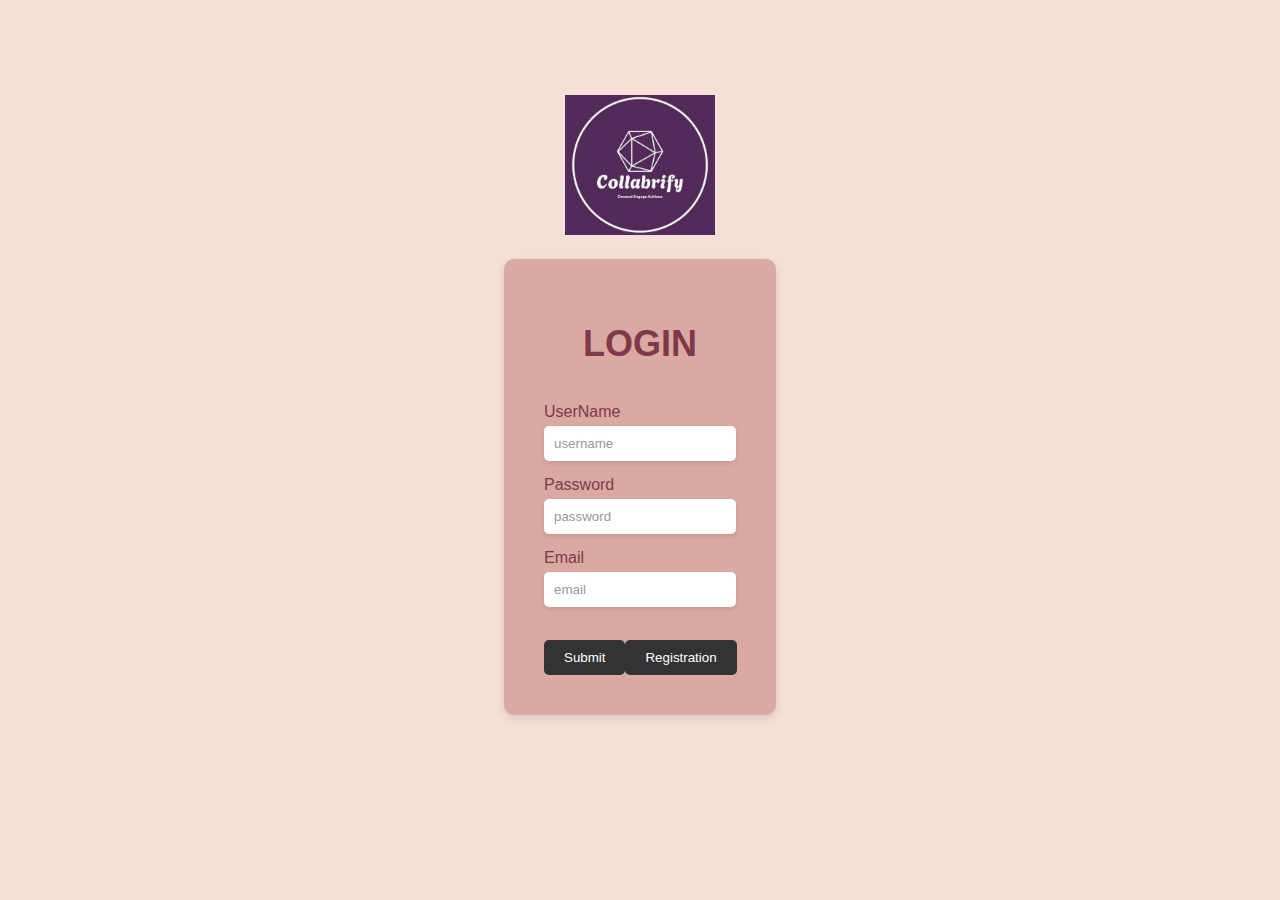
<file: webpage final/index.html>
<!DOCTYPE html>
<html lang="en">
<head>
    <meta charset="UTF-8">
    <meta name="viewport" content="width=device-width, initial-scale=1.0">
    <title>Login Page</title>
    <link rel="stylesheet" href="./registrationStyles.css">
    <link rel="icon" href="/homePage/logo/logo.ico" type="image/x-icon">

</head>
<body>
    <div class="login-container">
        <div class="logo">
            <img src="./homePage/logo/logo.jpg" alt="Collabrify Logo">
        </div>
        <div class="login-box">
            <h1>LOGIN</h1>
            <br>
            <form>
                <label for="username">UserName</label>
                <input type="text" id="username" placeholder="username">
                
                <label for="password">Password</label>
                <input type="password" id="password" placeholder="password">
                
                <label for="email">Email</label>
                <input type="email" id="email" placeholder="email">
                <br>
                <div class="buttons">
                    
                        <button type="submit">Submit</button>

                   
                    <a href="./Registration.html">
                     <button type="button"  >Registration</button>
                      </a>
                </div>
            </form>
        </div>
    </div>
    <script>document.querySelector('form').addEventListener('submit', function(event) {
        event.preventDefault(); 
        const username = document.getElementById('username').value.trim();
        const password = document.getElementById('password').value.trim();
        const email = document.getElementById('email').value.trim();

        
        if (!email || !username || !password ) {
            alert('All fields must be filled out!');
            return;
        }
        window.location.href = "./homepage/homepage.html";
    });
        </script>
</body>
</html>
</file>
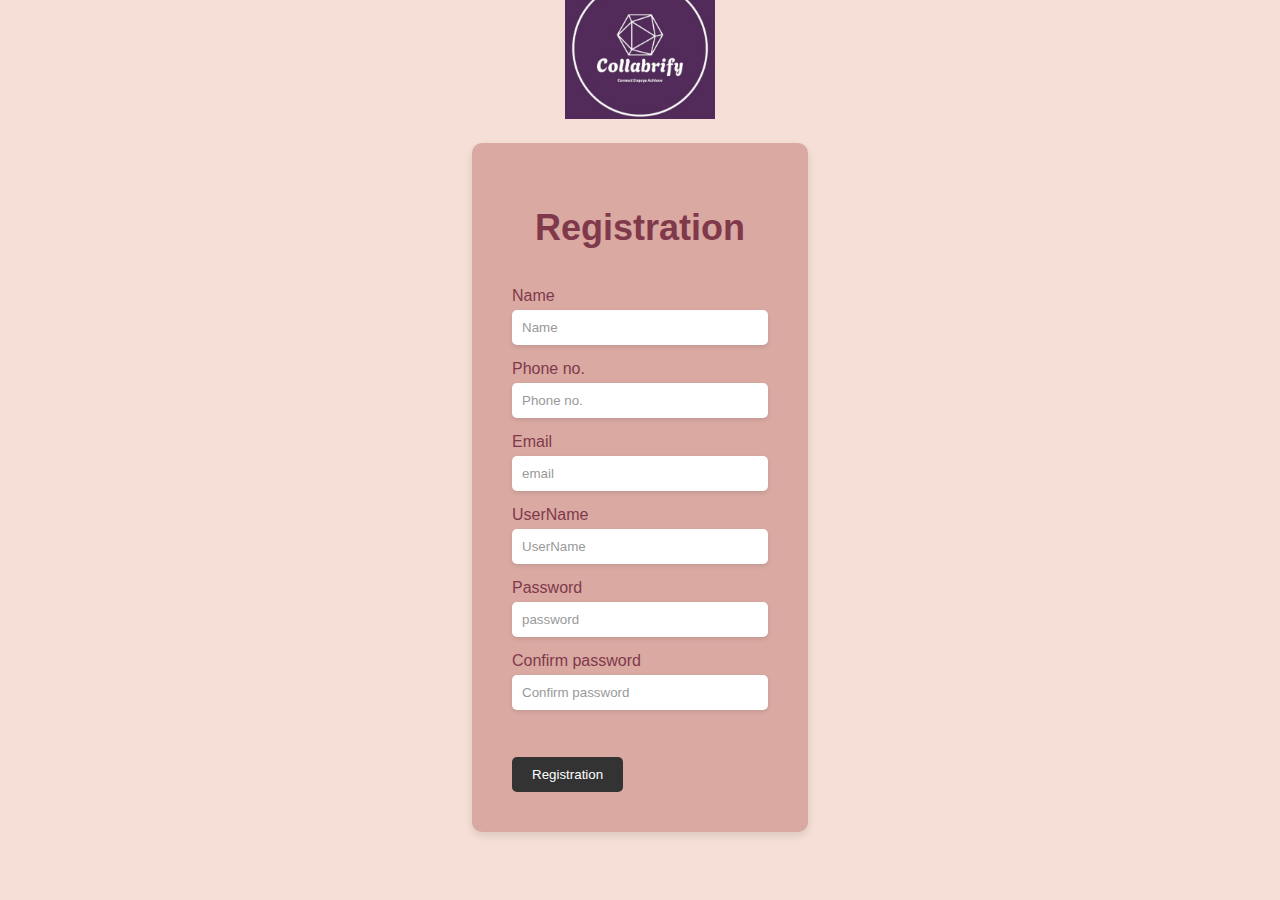
<file: webpage final/Registration.html>
<!DOCTYPE html>
<html lang="en">
<head>
    <meta charset="UTF-8">
    <meta name="viewport" content="width=device-width, initial-scale=1.0">
    <title>Registration Page</title>
    <link rel="stylesheet" href="./registrationStyles.css">
    <link rel="icon" href="/homePage/logo/logo.ico" type="image/x-icon">

</head>
<body>
    <div class="login-container">
        <div class="logo">
            <img src="./homePage/logo/logo.jpg" alt="Collabrify Logo">
        </div>
        <div class="login-box" style="width: 20%;">
            <h1>Registration</h1>
            <br>
            <form>
                <label for="Name">Name</label>
                <input type="text" id="Name" placeholder="Name">
                
                <label for="username">Phone no.</label>
                <input type="tel" id="phone" maxlength="10" pattern="[0-9]{10}"id="username" placeholder="Phone no.">

                <label for="email">Email</label>
                <input type="email" id="email" placeholder="email">

                <label for="username">UserName</label>
                <input type="text" id="username" placeholder="UserName">
                
                <label for="password">Password</label>
                <input type="password" id="password" placeholder="password">

                <label for="password">Confirm password</label>
                <input type="password" id="confirmPassword" placeholder="Confirm password">
                
                <p id="error-message" style="color: red;"></p>
                <div class="buttons">
 
                    <button type="submit">Registration</button>
                </div>
            </form>
        </div>
    </div>
    <script src="registrationScript.js"></script>


</body>
</html>
</file>
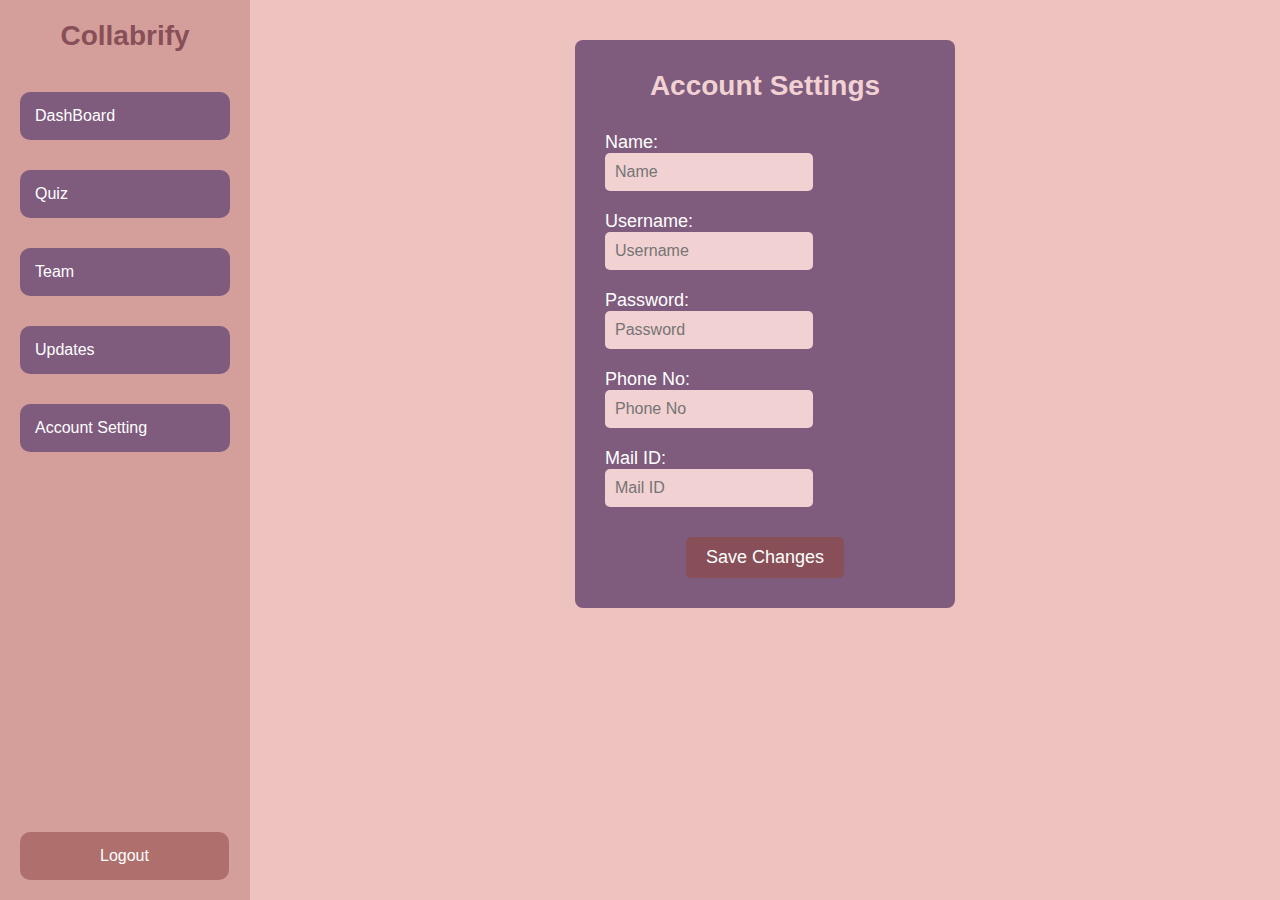
<file: webpage final/homePage/sideButton/accountSetting.html>
<!DOCTYPE html>
<html lang="en">
<head>
    <meta charset="UTF-8">
    <meta name="viewport" content="width=device-width, initial-scale=1.0">
    <title>Collabrify Interface</title>
    <link rel="stylesheet" href="../css/styles.css">
    <style>/* Global style */
        body {
            font-family: Arial, sans-serif;
        }
        
        /* Account Settings Section */
        .account-settings {
            background-color: #7f5b7e; /* Dark purple background */
            padding: 30px;
            border-radius: 8px;
            width: 40%;
            margin: auto;
            color: white;
        }
        
        h2 {
            text-align: center;
            color: #f1d1d1; /* Light pinkish color */
            font-size: 28px;
            margin-bottom: 30px;
        }
        
        .input-field {
            margin-bottom: 20px;
        }
        
        label {
            display: inline-block;
            width: 120px;
            font-size: 18px;
        }
        
        input[type="text"], input[type="password"], input[type="email"],input[type="tel"] {
            padding: 10px;
            border: none;
            border-radius: 5px;
            width: 65%;
            background-color: #f1d1d1; /* Light pinkish color */
            color: #7f5b7e; /* Dark purple text color */
            font-size: 16px;
        }
        
        input[type="text"]:focus, input[type="password"]:focus, input[type="email"]:focus {
            outline: none;
            box-shadow: 0 0 5px #884f58; /* Focused outline effect */
        }
        
        #save-changes-button {
            background-color: #884f58; 
            color: white;
            border: none;
            padding: 10px 20px;
            font-size: 18px;
            border-radius: 5px;
            cursor: pointer;
            display: block;
            margin: 30px auto 0 auto;
        }
        
        #save-changes-button:hover {
            background-color: #6a486a; 
        }
        
        </style>
</head>
<body>
    <div class="container">
        <div class="sidebar">
            <a href="../homepage.html"><h2>Collabrify</h2></a>
            <button class="nav-button "id ="dashBoard">DashBoard</button>
            <button class="nav-button "id ="quiz" >Quiz</button>
            <button class="nav-button "id ="team">Team</button>
            <button class="nav-button "id ="updates">Updates</button>
            <button class="nav-button "id ="accountSetting">Account Setting</button>
            <button class="logout-button">Logout</button>
        </div>

        <div class="main-content">
           
            <div id="account-settings-section" class="account-settings">
                <h2>Account Settings</h2>
                <form id="account-settings-form">
                    <div class="input-field">
                        <label for="name">Name:</label>
                        <input type="text" id="name" placeholder="Name">
                    </div>
                    <div class="input-field">
                        <label for="username">Username:</label>
                        <input type="text" id="username" placeholder="Username">
                    </div>
                    <div class="input-field">
                        <label for="password">Password:</label>
                        <input type="password" id="password" placeholder="Password">
                    </div>
                    <div class="input-field">
                        <label for="phone">Phone No:</label>
                        <input type="tel" id="phone" maxlength="10" pattern="[0-9]{10}" id="username" placeholder="Phone No">
                    </div>
                    <div class="input-field">
                        <label for="email">Mail ID:</label>
                        <input type="email" id="email" placeholder="Mail ID">
                    </div>
                    <button type="submit" id="save-changes-button">Save Changes</button>
                </form>
            </div>
            
        
        
        </div>
    </div>
    <script src="https://ajax.googleapis.com/ajax/libs/jquery/3.7.1/jquery.min.js"></script>
   
<script>

        $(".nav-button").click(function () {
           var buttonClicked = $(this).attr("id"); 
           window.location.href=""+buttonClicked+".html";
        });
        $("#save-changes-button").click(function () {
           alert ("Changes are made succesfully") ;
        });
    </script>
</body>
</html>
</file>
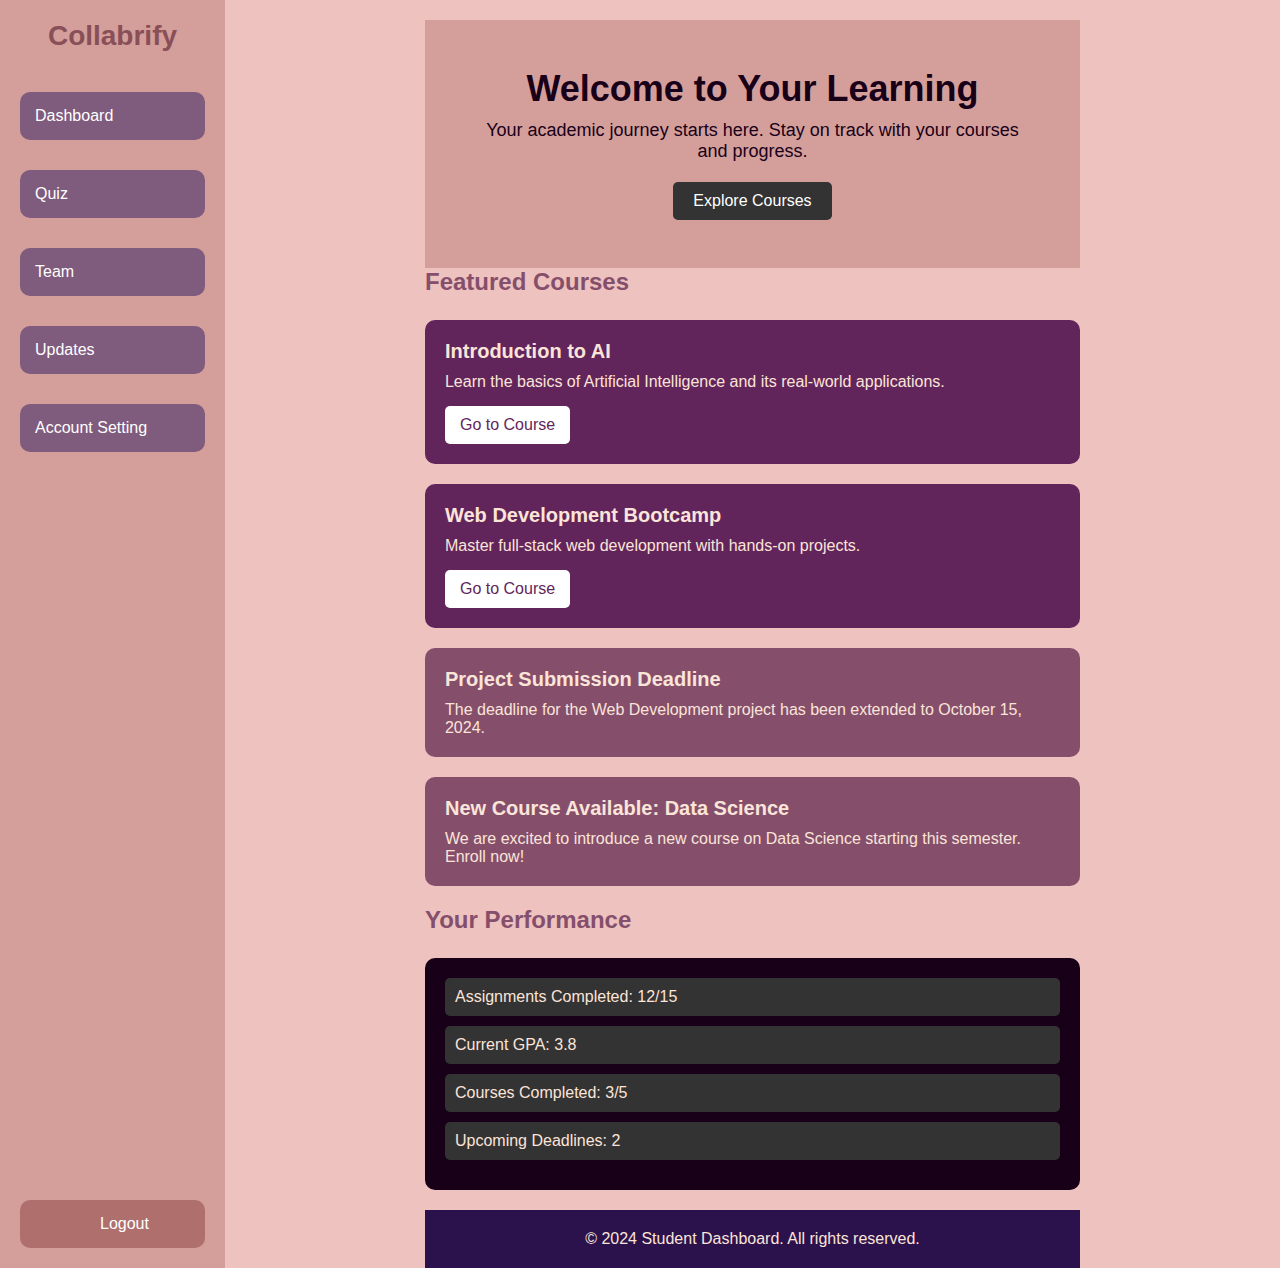
<file: webpage final/homePage/sideButton/dashBoard.html>
<!DOCTYPE html>
<html lang="en">
<head>
    <meta charset="UTF-8">
    <meta name="viewport" content="width=device-width, initial-scale=1.0">
    <title>Student Dashboard</title>
    <link rel="stylesheet" href="style.css">
</head>
<body>

    <!-- Sidebar -->
    <div class="container">
        <div class="sidebar">
            <a href="../homepage.html"><h2>Collabrify</h2></a>
            <button class="nav-button" id="dashBoard">Dashboard</button>
            <button class="nav-button" id="quiz">Quiz</button>
            <button class="nav-button" id="team">Team</button>
            <button class="nav-button" id="updates">Updates</button>
            <button class="nav-button" id="accountSetting">Account Setting</button>
            <button class="logout-button">Logout</button>
        </div>

        <!-- Main Content Section -->
        <div class="content">
            <section class="hero-section" style="background-color:#d49f9a">
                <h1 >Welcome to Your Learning</h1>
                <p>Your academic journey starts here. Stay on track with your courses and progress.</p>
                <button class="explore-courses">Explore Courses</button>
            </section>

            <div class="row">
                <!-- Featured Courses Section -->
                <div class="col">
                    <h2 class="section-title">Featured Courses</h2>
                    <div class="card">
                        <h5>Introduction to AI</h5>
                        <p>Learn the basics of Artificial Intelligence and its real-world applications.</p>
                        <a href="#">Go to Course</a>
                    </div>
                    <div class="card">
                        <h5>Web Development Bootcamp</h5>
                        <p>Master full-stack web development with hands-on projects.</p>
                        <a href="#">Go to Course</a>
                    </div>
                </div>

                <!-- Recent Announcements Section -->
                <div class="col">
                    <div class="announcement">
                        <h5>Project Submission Deadline</h5>
                        <p>The deadline for the Web Development project has been extended to October 15, 2024.</p>
                    </div>
                    <div class="announcement">
                        <h5>New Course Available: Data Science</h5>
                        <p>We are excited to introduce a new course on Data Science starting this semester. Enroll now!</p>
                    </div>
                </div>
            </div>

            <!-- Performance Metrics Section -->
            <div class="row">
                <div class="col">
                    <h2 class="section-title">Your Performance</h2>
                    <div class="metrics">
                        <ul>
                            <li>Assignments Completed: 12/15</li>
                            <li>Current GPA: 3.8</li>
                            <li>Courses Completed: 3/5</li>
                            <li>Upcoming Deadlines: 2</li>
                        </ul>
                    </div>
                </div>
            </div>

            <!-- Footer -->
            <footer>
                <p>&copy; 2024 Student Dashboard. All rights reserved.</p>
            </footer>
        </div>
    </div>

    <script src="https://ajax.googleapis.com/ajax/libs/jquery/3.7.1/jquery.min.js"></script>
   
<script>

        $(".nav-button").click(function () {
           var buttonClicked = $(this).attr("id"); 
           window.location.href=""+buttonClicked+".html";
        });
        $("#save-changes-button").click(function () {
           alert ("Changes are made succesfully") ;
        });
    </script>
</body>
</html>
</file>
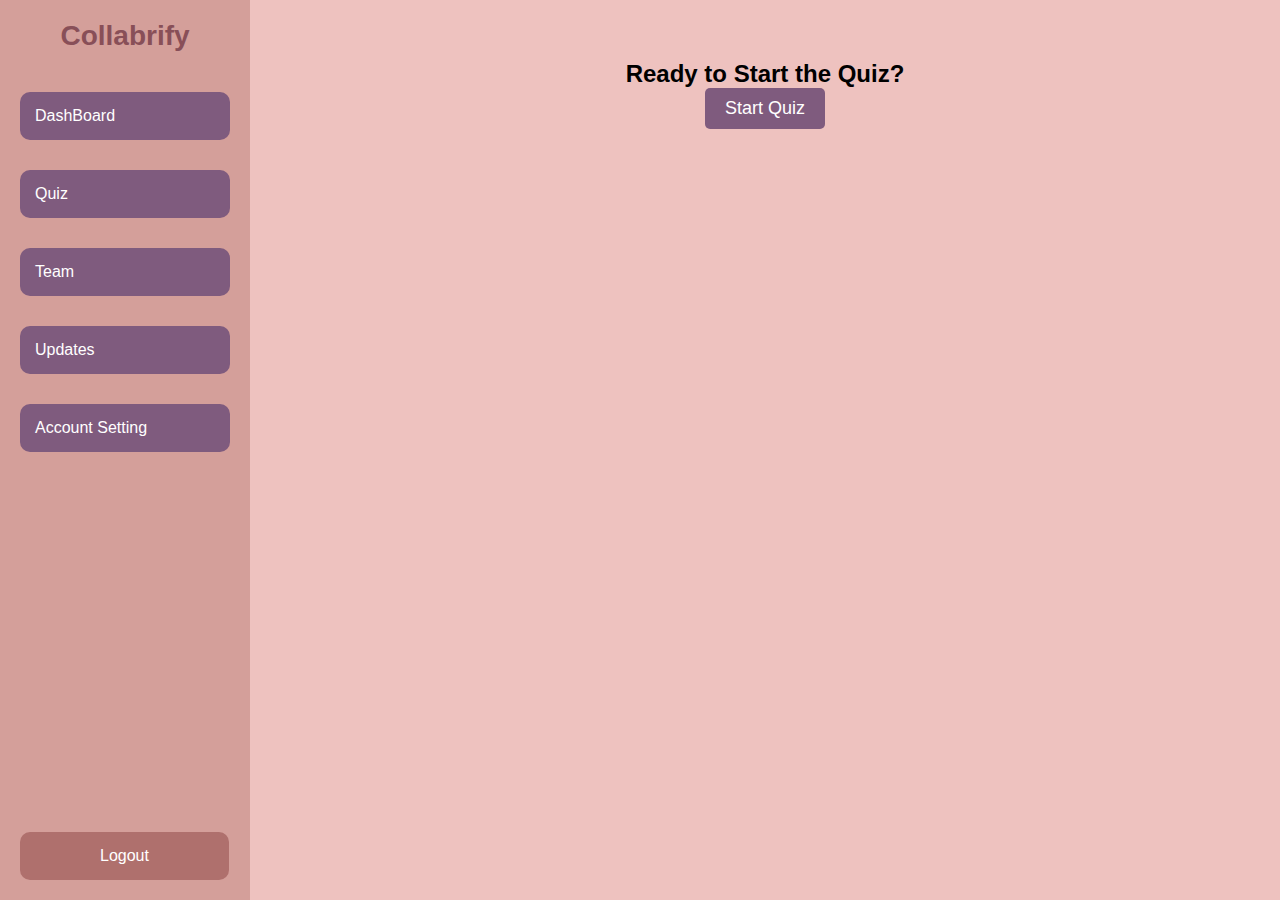
<file: webpage final/homePage/sideButton/quiz.html>
<!DOCTYPE html>
<html lang="en">
<head>
    <meta charset="UTF-8">
    <meta name="viewport" content="width=device-width, initial-scale=1.0">
    <title>Collabrify Interface</title>
    <link rel="stylesheet" href="../css/styles.css">
</head>
<body>
    <div class="container">
        <div class="sidebar">
            
            <a href="../homepage.html"><h2>Collabrify</h2></a>
            <button class="nav-button "id ="dashBoard">DashBoard</button>
            <button class="nav-button "id ="quiz" >Quiz</button>
            <button class="nav-button "id ="team">Team</button>
            <button class="nav-button "id ="updates">Updates</button>
            <button class="nav-button "id ="accountSetting">Account Setting</button>
            <button class="logout-button">Logout</button>
        </div>

        <div class="main-content">
            <div id="start-quiz-section" class="quiz-section">
                <h2>Ready to Start the Quiz?</h2>
                 <button id="start-quiz-button">Start Quiz</button>
            </div>

            <div id="quiz-section" class="quiz-section" style="display:none;">
                <h2>Quiz</h2>

                <form id="quiz-form">

                    <div class="question">
                        <h3>1. What is the first step when preparing for a presentation?</h3>
                        <input type="radio" id="q1a1" name="q1" value="A">
                        <label for="q1a1">Writing an outline</label><br>
                        <input type="radio" id="q1a2" name="q1" value="B">
                        <label for="q1a2">Deciding the purpose</label><br>
                        <input type="radio" id="q1a3" name="q1" value="C">
                        <label for="q1a3">Organizing handouts</label><br>
                        <input type="radio" id="q1a4" name="q1" value="D">
                        <label for="q1a4">Selecting the visuals</label><br>
                    </div>
                    
                    <div class="question">
                        <h3>2. Which of the following is the maximum number of main points an audience can typically remember from a presentation?</h3>
                        <input type="radio" id="q2a1" name="q2" value="A">
                        <label for="q2a1">Three</label><br>
                        <input type="radio" id="q2a2" name="q2" value="B">
                        <label for="q2a2">Four</label><br>
                        <input type="radio" id="q2a3" name="q2" value="C">
                        <label for="q2a3">Seven</label><br>
                        <input type="radio" id="q2a4" name="q2" value="D">
                        <label for="q2a4">Ten</label><br>
                    </div>
                    
                    <div class="question">
                        <h3>3. Why is it important to tailor your presentation to the audience?</h3>
                        <input type="radio" id="q3a1" name="q3" value="A">
                        <label for="q3a1">It reduces preparation time</label><br>
                        <input type="radio" id="q3a2" name="q3" value="B">
                        <label for="q3a2">It helps in delivering the presentation faster</label><br>
                        <input type="radio" id="q3a3" name="q3" value="C">
                        <label for="q3a3">It makes the content more relevant to them</label><br>
                        <input type="radio" id="q3a4" name="q3" value="D">
                        <label for="q3a4">It allows the use of complex language</label><br>
                    </div>
                    
                    <div class="question">
                        <h3>4. What technique is recommended for using during a presentation to stay on track?</h3>
                        <input type="radio" id="q4a1" name="q4" value="A">
                        <label for="q4a1">Memorizing the entire presentation</label><br>
                        <input type="radio" id="q4a2" name="q4" value="B">
                        <label for="q4a2">Reading from a script</label><br>
                        <input type="radio" id="q4a3" name="q4" value="C">
                        <label for="q4a3">Using keywords on index cards</label><br>
                        <input type="radio" id="q4a4" name="q4" value="D">
                        <label for="q4a4">Avoiding eye contact</label><br>
                    </div>
                    
                    <div class="question">
                        <h3>5. Which time of the week is considered ideal for giving a presentation?</h3>
                        <input type="radio" id="q5a1" name="q5" value="A">
                        <label for="q5a1">Monday morning</label><br>
                        <input type="radio" id="q5a2" name="q5" value="B">
                        <label for="q5a2">Friday afternoon</label><br>
                        <input type="radio" id="q5a3" name="q5" value="C">
                        <label for="q5a3">Thursday at 10 AM</label><br>
                        <input type="radio" id="q5a4" name="q5" value="D">
                        <label for="q5a4">Wednesday before lunch</label><br>
                    </div>
                    
                    <div class="question">
                        <h3>6. According to Albert Mehrabian, what percentage of impact comes from body language during a presentation?</h3>
                        <input type="radio" id="q6a1" name="q6" value="A">
                        <label for="q6a1">7%</label><br>
                        <input type="radio" id="q6a2" name="q6" value="B">
                        <label for="q6a2">55%</label><br>
                        <input type="radio" id="q6a3" name="q6" value="C">
                        <label for="q6a3">93%</label><br>
                        <input type="radio" id="q6a4" name="q6" value="D">
                        <label for="q6a4">80%</label><br>
                    </div>
                    
                    <div class="question">
                        <h3>7. What is NOT recommended when using visuals in a presentation?</h3>
                        <input type="radio" id="q7a1" name="q7" value="A">
                        <label for="q7a1">Using simple slides</label><br>
                        <input type="radio" id="q7a2" name="q7" value="B">
                        <label for="q7a2">Replacing the presenter with visuals</label><br>
                        <input type="radio" id="q7a3" name="q7" value="C">
                        <label for="q7a3">Presenting one slide every three minutes</label><br>
                        <input type="radio" id="q7a4" name="q7" value="D">
                        <label for="q7a4">Keeping the audience's attention on the presenter</label><br>
                    </div>
                    
                    <div class="question">
                        <h3>8. What is a good way to handle a "Monopoliser" in your audience?</h3>
                        <input type="radio" id="q8a1" name="q8" value="A">
                        <label for="q8a1">Let them continue talking</label><br>
                        <input type="radio" id="q8a2" name="q8" value="B">
                        <label for="q8a2">Politely ask them to stop</label><br>
                        <input type="radio" id="q8a3" name="q8" value="C">
                        <label for="q8a3">Break off eye contact and ask others for input</label><br>
                        <input type="radio" id="q8a4" name="q8" value="D">
                        <label for="q8a4">Ignore their comments</label><br>
                    </div>
                    
                    <div class="question">
                        <h3>9. What should you avoid when concluding a presentation?</h3>
                        <input type="radio" id="q9a1" name="q9" value="A">
                        <label for="q9a1">Introducing new ideas</label><br>
                        <input type="radio" id="q9a2" name="q9" value="B">
                        <label for="q9a2">Summarizing the main points</label><br>
                        <input type="radio" id="q9a3" name="q9" value="C">
                        <label for="q9a3">Being brief</label><br>
                        <input type="radio" id="q9a4" name="q9" value="D">
                        <label for="q9a4">Relating the ending to the introduction</label><br>
                    </div>
                    
                    <div class="question">
                        <h3>10. What should a presenter do if they don't know the answer to a question?</h3>
                        <input type="radio" id="q10a1" name="q10" value="A">
                        <label for="q10a1">Make up an answer</label><br>
                        <input type="radio" id="q10a2" name="q10" value="B">
                        <label for="q10a2">Say they will find out later</label><br>
                        <input type="radio" id="q10a3" name="q10" value="C">
                        <label for="q10a3">Ignore the question</label><br>
                        <input type="radio" id="q10a4" name="q10" value="D">
                        <label for="q10a4">Ask the audience to skip the question</label><br>
                    </div>
                           

        <div class="submit-section">
            <button type="submit">Submit Quiz</button>
        </div>
    </form>
</div>

<div id="result-section" class="quiz-section" style="display:none;">
    <h2>Quiz Results</h2>
    <div id="score"></div>
    <div id="answers"></div>
    <button id="continue-button">Continue</button>
</div>
    <script src="https://ajax.googleapis.com/ajax/libs/jquery/3.7.1/jquery.min.js"></script>
    <script>
        $(document).ready(function() {
            const correctAnswers = {
    q1: 'B',  // Deciding the purpose
    q2: 'C',  // Seven
    q3: 'C',  // It makes the content more relevant to them
    q4: 'C',  // Using keywords on index cards
    q5: 'C',  // Thursday at 10 AM
    q6: 'B',  // 55%
    q7: 'B',  // Replacing the presenter with visuals
    q8: 'C',  // Break off eye contact and ask others for input
    q9: 'A',  // Introducing new ideas
    q10: 'B'  // Say they will find out later
};

    
            $('#start-quiz-button').click(function() {
                $('#start-quiz-section').hide();
                $('#quiz-section').show();
            });
    
            $('#quiz-form').submit(function(event) {
                event.preventDefault();
    
                let score = 0;
                let totalQuestions = Object.keys(correctAnswers).length;
                let resultsHtml = '';
    
                $.each(correctAnswers, function(question, correctAnswer) {
                    const userAnswer = $(`input[name=${question}]:checked`).val();
                    if (userAnswer === correctAnswer) {
                        score++;
                        resultsHtml += `<p >${question.toUpperCase()}:  Correct Answer - 1 point , Correct Answer - ${correctAnswer}</p> <br>` ;
                        
                    } else {
                        resultsHtml += `<p >${question.toUpperCase()}: Incorrect Answer - 0 point , Correct Answer - ${correctAnswer}</p> <br>`; 
                    }
                });
    
                $('#score').html(`<h3>Your Score: ${score} / ${totalQuestions}</h3>`);
                $('#answers').html(resultsHtml);
    
                $('#quiz-section').hide();
                $('#result-section').show();
            });
    
            $('#continue-button').click(function() {
                alert('Continue button clicked!');
            });
        });
    $(".nav-button").click(function () {
           var buttonClicked = $(this).attr("id"); 
           window.location.href=""+buttonClicked+".html";
        });
    </script>
</body>
</html>
</file>
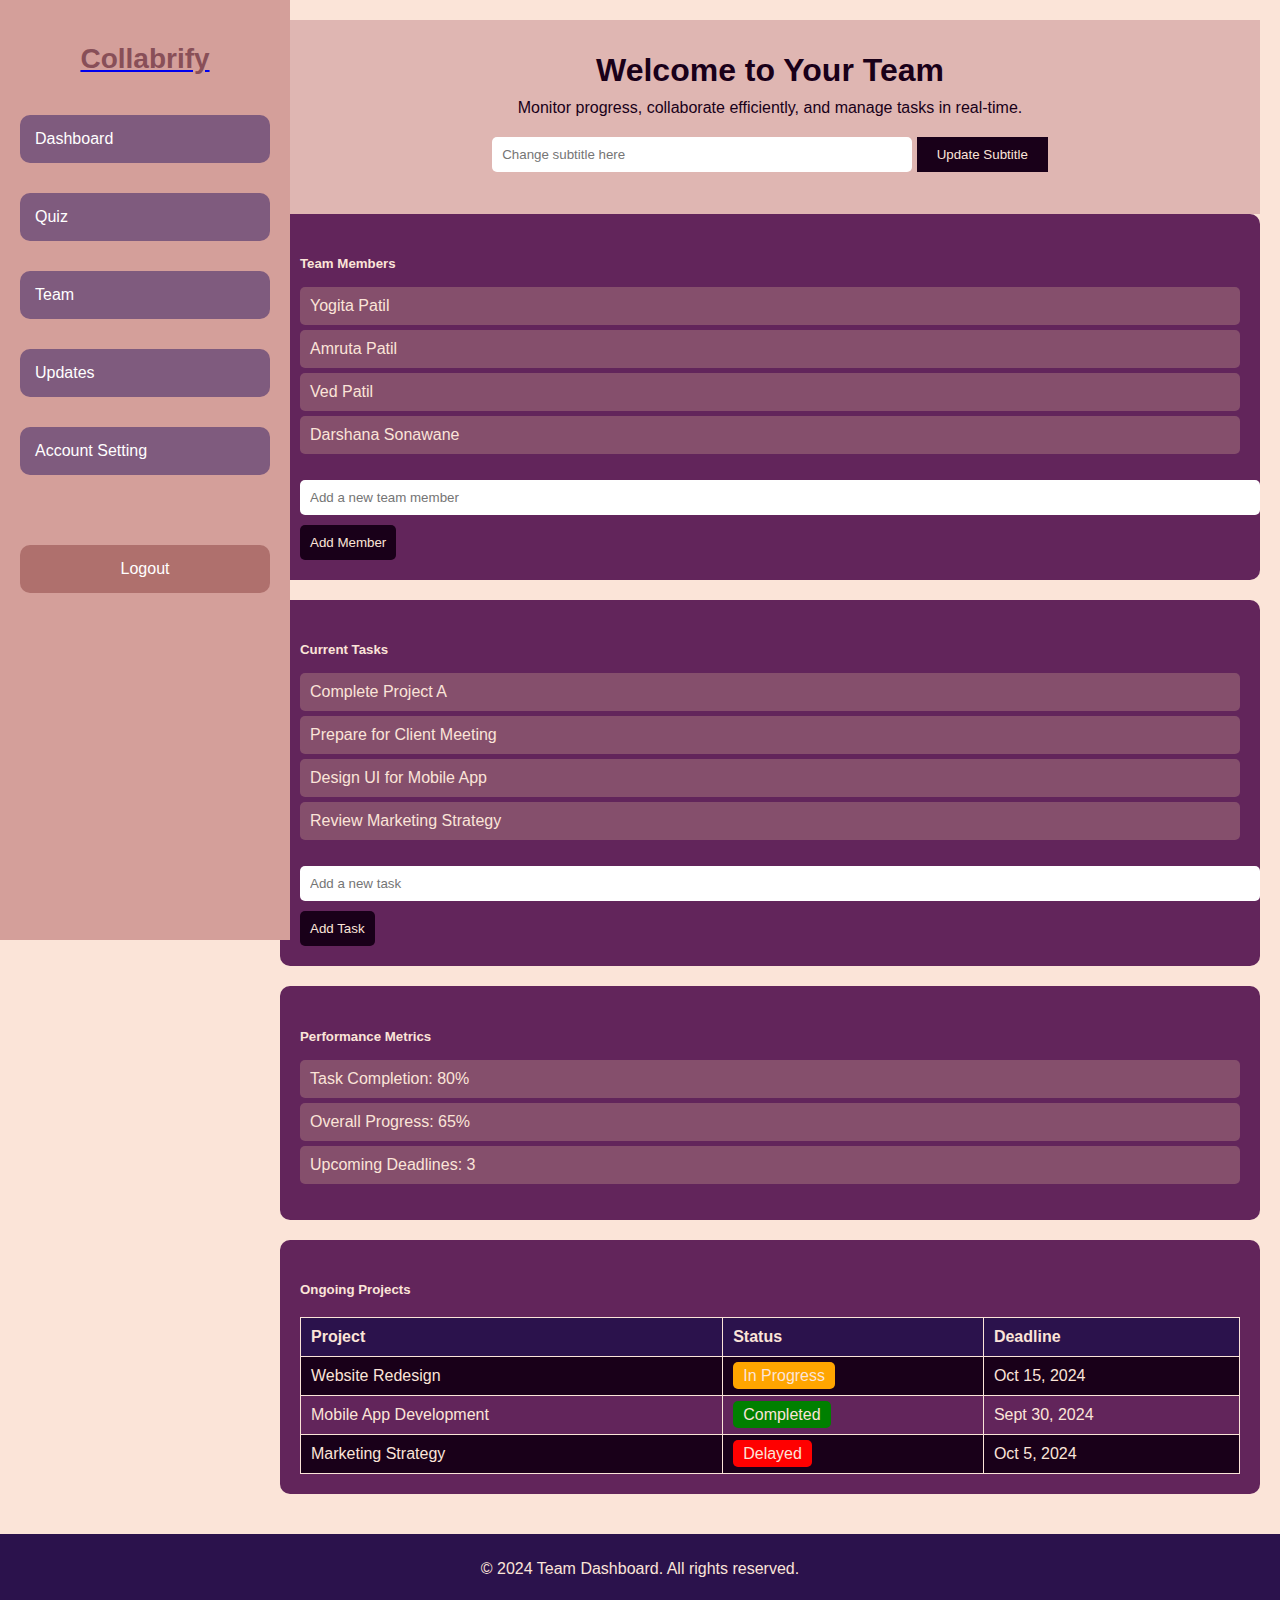
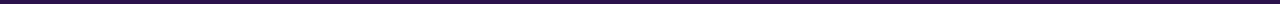
<file: webpage final/homePage/sideButton/team.html>
<!DOCTYPE html>
<html lang="en">
<head>
    <meta charset="UTF-8">
    <meta name="viewport" content="width=device-width, initial-scale=1.0">
    <title>Teams Dashboard</title>
    
    <style>
        body {
            background-color: #FBE4D8;
            color: #190019;
            font-family: Arial, sans-serif;
            margin: 0;
            padding: 0;
        }

        .navbar {
            background-color: #2B124C;
            padding: 1rem;
            color: #FBE4D8;
            text-align: center;
        }

        .dashboard-header {
            background-color: #DFB6B2;
            padding: 2rem;
            text-align: center;
        }

        .dashboard-header h1 {
            margin: 0;
        }

        .dashboard-header p {
            margin: 10px 0;
        }

        .dashboard-header input {
            margin-bottom: 10px;
            padding: 8px;
            width: 100%;
            max-width: 400px;
        }

        .dashboard-header button {
            background-color: #190019;
            color: #FBE4D8;
            padding: 10px 20px;
            border: none;
            cursor: pointer;
        }

        .dashboard-header button:hover {
            background-color: #2B124C;
        }

        .sidebar {
            background-color: #d49f9a;
            width: 250px;
            padding: 20px;
            position: fixed;
            height: 100vh;
        }

        .sidebar h2 {
            color: #884f58;
            font-size: 28px;
            text-align: center;
            margin-bottom: 40px;
        }

        .nav-button {
            background-color: #7f5b7e;
            color: white;
            border: none;
            padding: 15px;
            cursor: pointer;
            font-size: 16px;
            border-radius: 10px;
            text-align: left;
            margin-bottom: 30px;
            width: 100%;
        }

        .nav-button:hover {
            background-color: #6a486a;
        }

        .logout-button {
            background-color: #af706d;
            color: white;
            border: none;
            padding: 15px;
            cursor: pointer;
            font-size: 16px;
            border-radius: 10px;
            margin-top: 40px;
            width: 100%;
        }

        .logout-button:hover {
            background-color: #9a5956;
        }

        .main-content {
            margin-left: 260px;
            padding: 20px;
        }

        .card {
            background-color: #62255B;
            color: #FBE4D8;
            padding: 20px;
            margin-bottom: 20px;
            border-radius: 10px;
        }

        .card h5 {
            margin-bottom: 15px;
        }

        .list-group {
            list-style-type: none;
            padding: 0;
        }

        .list-group-item {
            background-color: #854F6C;
            margin-bottom: 5px;
            padding: 10px;
            border-radius: 5px;
        }

        input[type="text"] {
            width: 100%;
            padding: 10px;
            margin-top: 10px;
            border: none;
            border-radius: 5px;
        }

        button.add-button {
            background-color: #190019;
            color: #FBE4D8;
            padding: 10px;
            margin-top: 10px;
            border: none;
            border-radius: 5px;
            cursor: pointer;
        }

        button.add-button:hover {
            background-color: #2B124C;
        }

        table {
            width: 100%;
            border-collapse: collapse;
            margin-top: 20px;
        }

        table th, table td {
            border: 1px solid #FBE4D8;
            padding: 10px;
            text-align: left;
        }

        table th {
            background-color: #2B124C;
            color: #FBE4D8;
        }

        table tr:nth-child(odd) {
            background-color: #190019;
        }

        table tr:nth-child(even) {
            background-color: #62255B;
        }

        table .badge {
            padding: 5px 10px;
            border-radius: 5px;
        }

        table .badge-warning {
            background-color: orange;
        }

        table .badge-success {
            background-color: green;
        }

        table .badge-danger {
            background-color: red;
        }

        footer {
            background-color: #2B124C;
            color: #FBE4D8;
            padding: 10px;
            text-align: center;
        }

        .container {
            margin: auto;
            max-width: 1200px;
        }
        body {
            background-color: #FBE4D8;
            color: #190019;
        }

        .navbar {
            background-color: #2B124C;
        }

        .navbar-brand, .nav-link {
            color: #FBE4D8 !important;
        }

        .dashboard-header {
            background-color: #DFB6B2;
            padding: 2rem;
            text-align: center;
            color: #190019;
        }

        .card {
            background-color: #62255B;
            color: #FBE4D8;
            
        }

        .card-title {
            color: #854F6C;
        }

        .metrics {
            background-color: #190019;
            color: #FBE4D8;
        }

        footer {
            background-color: #2B124C;
            color: #FBE4D8;
        }
    </style>
</head>
<body>

    <!-- Sidebar -->
    <div class="sidebar">
        <a href="../homepage.html"><h2>Collabrify</h2></a>
        <button class="nav-button" id="dashBoard">Dashboard</button>
        <button class="nav-button" id="quiz">Quiz</button>
        <button class="nav-button" id="team">Team</button>
        <button class="nav-button" id="updates">Updates</button>
        <button class="nav-button" id="accountSetting">Account Setting</button>
        <button class="logout-button">Logout</button>
    </div>

    <!-- Main Content -->
    <div class="main-content">

        <!-- Dashboard Header -->
        <div class="dashboard-header">
            <h1>Welcome to Your Team</h1>
            <p id="dashboard-subtitle">Monitor progress, collaborate efficiently, and manage tasks in real-time.</p>
            <input type="text" id="dashboard-subtitle-input" placeholder="Change subtitle here">
            <button onclick="changeSubtitle()">Update Subtitle</button>
        </div>

        <!-- Team Members Section -->
        <div class="card">
            <h5>Team Members</h5>
            <ul class="list-group" id="team-members">
                <li class="list-group-item">Yogita Patil</li>
                <li class="list-group-item">Amruta Patil</li>
                <li class="list-group-item">Ved Patil</li>
                <li class="list-group-item">Darshana Sonawane</li>
               
            </ul>
            <input type="text" id="new-member" placeholder="Add a new team member">
            <button class="add-button" onclick="addMember()">Add Member</button>
        </div>

        <!-- Tasks Section -->
        <div class="card">
            <h5>Current Tasks</h5>
            <ul class="list-group" id="task-list">
                <li class="list-group-item">Complete Project A</li>
                <li class="list-group-item">Prepare for Client Meeting</li>
                <li class="list-group-item">Design UI for Mobile App</li>
                <li class="list-group-item">Review Marketing Strategy</li>
            </ul>
            <input type="text" id="new-task" placeholder="Add a new task">
            <button class="add-button" onclick="addTask()">Add Task</button>
        </div>

        <!-- Performance Metrics Section -->
        <div class="card">
            <h5>Performance Metrics</h5>
            <ul class="list-group">
                <li class="list-group-item">Task Completion: 80%</li>
                <li class="list-group-item">Overall Progress: 65%</li>
                <li class="list-group-item">Upcoming Deadlines: 3</li>
            </ul>
        </div>

        <!-- Projects Section -->
        <div class="card">
            <h5>Ongoing Projects</h5>
            <table>
                <thead>
                    <tr>
                        <th>Project</th>
                        <th>Status</th>
                        <th>Deadline</th>
                    </tr>
                </thead>
                <tbody>
                    <tr>
                        <td>Website Redesign</td>
                        <td><span class="badge badge-warning">In Progress</span></td>
                        <td>Oct 15, 2024</td>
                    </tr>
                    <tr>
                        <td>Mobile App Development</td>
                        <td><span class="badge badge-success">Completed</span></td>
                        <td>Sept 30, 2024</td>
                    </tr>
                    <tr>
                        <td>Marketing Strategy</td>
                        <td><span class="badge badge-danger">Delayed</span></td>
                        <td>Oct 5, 2024</td>
                    </tr>
                </tbody>
            </table>
        </div>

    </div>

    <!-- Footer -->
    <footer>
        <p>&copy; 2024 Team Dashboard. All rights reserved.</p>
    </footer>

    <script>
        // Function to change the dashboard subtitle
        function changeSubtitle() {
            const newSubtitle = document.getElementById('dashboard-subtitle-input').value;
            if (newSubtitle) {
                document.getElementById('dashboard-subtitle').innerText = newSubtitle;
            }
        }

        // Function to add a new team member
        function addMember() {
            const newMember = document.getElementById('new-member').value;
            if (newMember) {
                const list = document.getElementById('team-members');
                const listItem = document.createElement('li');
                listItem.className = 'list-group-item';
                listItem.innerText = newMember;
                list.appendChild(listItem);
                document.getElementById('new-member').value = ''; // Clear input
            }
        }

        // Function to add a new task
        function addTask() {
            const newTask = document.getElementById('new-task').value;
            if (newTask) {
                const list = document.getElementById('task-list');
                const listItem = document.createElement('li');
                listItem.className = 'list-group-item';
                listItem.innerText = newTask;
                list.appendChild(listItem);
                document.getElementById('new-task').value = ''; // Clear input
            }
        }
    </script>
    <script src="https://ajax.googleapis.com/ajax/libs/jquery/3.7.1/jquery.min.js"></script>
   
<script>

        $(".nav-button").click(function () {
           var buttonClicked = $(this).attr("id"); 
           window.location.href=""+buttonClicked+".html";
        });
        $("#save-changes-button").click(function () {
           alert ("Changes are made succesfully") ;
        });
    </script>
</body>
</html>
</file>
<file: webpage final/registrationStyles.css>
body {
    margin: 0;
    padding: 0;
    background-color: #f5dfd6;
    font-family: Arial, sans-serif;
}

.login-container {
    display: flex;
    flex-direction: column;
    align-items: center;
    justify-content: center;
    height: 90vh;
    width: 100%;

}

.logo img {
    width: 150px;
    margin-bottom: 20px;
}

.login-box {
    background-color: #d9a9a2;
    width: 15%;
    padding: 40px;
    border-radius: 10px;
    box-shadow: 0 4px 8px rgba(0, 0, 0, 0.1);
    text-align: center;
}

h1 {
    font-size: 36px;
    color: #80394b;
    margin-bottom: 20px;
}

form {
    display: flex;
    flex-direction: column;
}

label {
    font-size: 16px;
    color: #80394b;
    margin-bottom: 5px;
    text-align: left;
}

input[type="text"], input[type="password"], input[type="email"] ,input[type="tel"]{
    padding: 10px;
    margin-bottom: 15px;
    border: none;
    border-radius: 5px;
    box-shadow: 0 2px 4px rgba(0, 0, 0, 0.1);
}

input::placeholder {
    color: #999;
}

.buttons {
    display: flex;
    justify-content: space-between;
}

button {
    background-color: #333;
    color: white;
    border: none;
    padding: 10px 20px;
    border-radius: 5px;
    cursor: pointer;
}

button:hover {
    background-color: #555;
}
</file>
<file: webpage final/homePage/css/styles.css>
/* General styles */
* {
  margin: 0;
  padding: 0;
  box-sizing: border-box;
}
a {
  text-decoration: none;
}

body {
  font-family: Arial, sans-serif;
  background-color: #eec2bf;
  height: 100vh;
}

.container {
  display: flex;
  height: 100vh;
  background-color: #d49f9a;
}

.sidebar {
  background-color: #d49f9a;
  width: 250px;
  padding: 20px;
  display: flex;
  flex-direction: column;
  
}

.sidebar h2 {
  color: #884f58;
  margin-bottom: 40px;
  font-size: 28px;
  text-align: center;
}

.nav-button {
  background-color: #7f5b7e;
  color: white;
  border: none;
  padding: 15px;
  cursor: pointer;
  font-size: 16px;
  border-radius: 10px;
  text-align: left;
  margin-bottom: 30px;
}

.nav-button:hover {
  background-color: #6a486a;
}

.logout-button {
  position: absolute;
  bottom:   0;
  background-color: #af706d;
  color: white;
  border: none;
  padding: 15px 80px;

  margin-top: 40px;
  cursor: pointer;
  font-size: 16px;
  border-radius: 10px;
  text-align: center;
  
  margin-bottom: 20px;
}

.logout-button:hover {
  background-color: #9a5956;
}

/* Main content styles */
.main-content {
  flex: 1;
  padding: 40px;
  background-color: #eec2bf;
}

.main-content h1 {
  color: #884f58;
  font-size: 36px;
  margin-bottom: 20px;
}

.main-content p {
  color: #4f4f4f;
  font-size: 18px;
}








.quiz-section {
  text-align: center;
  margin-top: 20px;
}

#start-quiz-button {
  background-color: #7f5b7e;
  color: white;
  border: none;
  padding: 10px 20px;
  font-size: 18px;
  border-radius: 5px;
  cursor: pointer;
}

#start-quiz-button:hover {
  background-color: #6a486a;
}

.question {
  margin-bottom: 20px;
  text-align: left;
}

.question h3 {
  color: #884f58;
}

.question input[type="radio"] {
  margin-right: 10px;
}

.submit-section {
  margin-top: 30px;
}

.submit-section button {
  background-color: #7f5b7e;
  color: white;
  border: none;
  padding: 10px 20px;
  font-size: 18px;
  border-radius: 5px;
  cursor: pointer;
}

.submit-section button:hover {
  background-color: #6a486a;
}




/* Quiz Section Styles */
.quiz-section {
  text-align: center;
  margin-top: 20px;
}

#start-quiz-button, #continue-button {
  background-color: #7f5b7e;
  color: white;
  border: none;
  padding: 10px 20px;
  font-size: 18px;
  border-radius: 5px;
  cursor: pointer;
}

#start-quiz-button:hover, #continue-button:hover {
  background-color: #6a486a;
}

.question {
  margin-bottom: 20px;
  text-align: left;
}

.question h3 {
  color: #884f58;
}

.question input[type="radio"] {
  margin-right: 10px;
}

.submit-section {
  margin-top: 30px;
}

.submit-section button {
  background-color: #7f5b7e;
  color: white;
  border: none;
  padding: 10px 20px;
  font-size: 18px;
  border-radius: 5px;
  cursor: pointer;
}

.submit-section button:hover {
  background-color: #6a486a;
}

/* Results Section */
#score h3 {
  color: #884f58;
}

#answers p {
  color: #4f4f4f;
  text-align: left;
}

/* Correct and Wrong Answer Styles */
.correct {
  color: green;
}

.wrong {
  color: red;
}

/* Other Quiz Styles (No changes needed here, but keeping for reference) */
.quiz-section {
  text-align: center;
  margin-top: 20px;
}

#start-quiz-button, #continue-button {
  background-color: #7f5b7e;
  color: white;
  border: none;
  padding: 10px 20px;
  font-size: 18px;
  border-radius: 5px;
  cursor: pointer;
}

#start-quiz-button:hover, #continue-button:hover {
  background-color: #6a486a;
}

.question {
  margin-bottom: 20px;
  text-align: left;
}

.question h3 {
  color: #884f58;
}

.question input[type="radio"] {
  margin-right: 10px;
}

.submit-section {
  margin-top: 30px;
}

.submit-section button {
  background-color: #7f5b7e;
  color: white;
  border: none;
  padding: 10px 20px;
  font-size: 18px;
  border-radius: 5px;
  cursor: pointer;
}

.submit-section button:hover {
  background-color: #6a486a;
}

/* Results Section */
#score h3 {
  color: #884f58;
}

#answers p {
  text-align: left;
  font-size: 16px;
}

/* Correct and Wrong Answer Styles */
.correct {
  color: green;
}

.wrong {
  color: red;
}

/* Other Quiz Styles (No changes needed here, but keeping for reference) */
.quiz-section {
  text-align: center;
  margin-top: 20px;
}

#start-quiz-button, #continue-button {
  background-color: #7f5b7e;
  color: white;
  border: none;
  padding: 10px 20px;
  font-size: 18px;
  border-radius: 5px;
  cursor: pointer;
}

#start-quiz-button:hover, #continue-button:hover {
  background-color: #6a486a;
}

.question {
  margin-bottom: 20px;
  text-align: left;
}

.question h3 {
  color: #884f58;
}

.question input[type="radio"] {
  margin-right: 10px;
}

.submit-section {
  margin-top: 30px;
}

.submit-section button {
  background-color: #7f5b7e;
  color: white;
  border: none;
  padding: 10px 20px;
  font-size: 18px;
  border-radius: 5px;
  cursor: pointer;
}

.submit-section button:hover {
  background-color: #6a486a;
}

/* Results Section */
#score h3 {
  color: #884f58;
}

#answers p {
  text-align: left;
  font-size: 16px;
}
</file>
<file: webpage final/homePage/sideButton/style.css>
/* General Reset */
* {
    margin: 0;
    padding: 0;
    box-sizing: border-box;
  }
  
  a {
    text-decoration: none;
    color: inherit; /* Prevent default blue link color */
  }
  
  body {
    font-family: Arial, sans-serif;
    background-color: #eec2bf;
    height: 100vh;
    margin: 0;
    width: 100vw; /* Full width of the viewport */
    display: flex; /* Flexbox layout for full-height */
    flex-direction: column;
  }
  
  /* Main Container */
  .container {
    display: flex;
    flex-grow: 1; /* Container should take the full height */
    background-color: #d49f9a;
  }
  
  /* Sidebar Styling */
  .sidebar {
    background-color: #d49f9a;
    width: 250px;
    padding: 20px;
    display: flex;
    flex-direction: column;
    position: relative; /* So the logout button is positioned correctly */
  }
  
  .sidebar h2 {
    color: #884f58;
    margin-bottom: 40px;
    font-size: 28px;
    text-align: center;
  }
  
  .nav-button {
    background-color: #7f5b7e;
    color: white;
    border: none;
    padding: 15px;
    cursor: pointer;
    font-size: 16px;
    border-radius: 10px;
    text-align: left;
    margin-bottom: 30px;
    transition: background-color 0.3s;
  }
  
  .nav-button:hover {
    background-color: #6a486a;
  }
  
  .logout-button {
    background-color: #af706d;
    color: white;
    border: none;
    padding: 15px 80px;
    cursor: pointer;
    font-size: 16px;
    border-radius: 10px;
    position: absolute;
    bottom: 20px;
    left: 20px;
    width: calc(100% - 40px);
    text-align: center;
    transition: background-color 0.3s;
  }
  
  .logout-button:hover {
    background-color: #9a5956;
  }
  
  /* Main Content Area */
  .content {
    flex-grow: 1; /* Main content should take remaining space */
    padding-right: 200px;
    padding-left: 200px;
    padding-top: 20px;
    overflow-y: auto;
    background-color: #eec2bf;
  }
  
  .hero-section {
    background-color: #DFB6B2;
    padding: 3rem;
    text-align: center;
    color: #190019;
  }
  
  .hero-section h1 {
    font-size: 36px;
    margin-bottom: 10px;
    color: #190019;
  }
  
  .hero-section p {
    font-size: 18px;
    margin-bottom: 20px;
  }
  
  .hero-section button {
    background-color: #333;
    color: white;
    padding: 10px 20px;
    border: none;
    cursor: pointer;
    font-size: 16px;
    border-radius: 5px;
    transition: background-color 0.3s;
  }
  
  .hero-section button:hover {
    background-color: #555;
  }
  
  /* Featured Courses Section */
  .section-title {
    font-size: 24px;
    color: #854F6C;
    margin-bottom: 1.5rem;
  }
  
  .card {
    background-color: #62255B;
    color: #FBE4D8;
    border-radius: 10px;
    margin-bottom: 20px;
    padding: 20px;
  }
  
  .card h5 {
    font-size: 20px;
    margin-bottom: 10px;
    color: #FBE4D8;
  }
  
  .card p {
    margin-bottom: 15px;
  }
  
  .card a {
    background-color: #FFF;
    color: #62255B;
    padding: 10px 15px;
    border-radius: 5px;
    text-align: center;
    display: inline-block;
    transition: background-color 0.3s;
  }
  
  .card a:hover {
    background-color: #EDEDED;
  }
  
  /* Announcement Section */
  .announcement {
    background-color: #854F6C;
    color: #FBE4D8;
    padding: 20px;
    margin-bottom: 20px;
    border-radius: 10px;
  }
  
  .announcement h5 {
    font-size: 20px;
    margin-bottom: 10px;
  }
  
  .announcement p {
    font-size: 16px;
  }
  
  /* Performance Metrics Section */
  .metrics {
    background-color: #190019;
    color: #FBE4D8;
    padding: 20px;
    border-radius: 10px;
  }
  
  .metrics ul {
    list-style-type: none;
  }
  
  .metrics li {
    background-color: #333;
    color: #FBE4D8;
    padding: 10px;
    margin-bottom: 10px;
    border-radius: 5px;
  }
  
  /* Footer */
  footer {
    background-color: #2B124C;
    color: #FBE4D8;
    text-align: center;
    padding: 20px;
    margin-top: 20px;
  }
</file>
